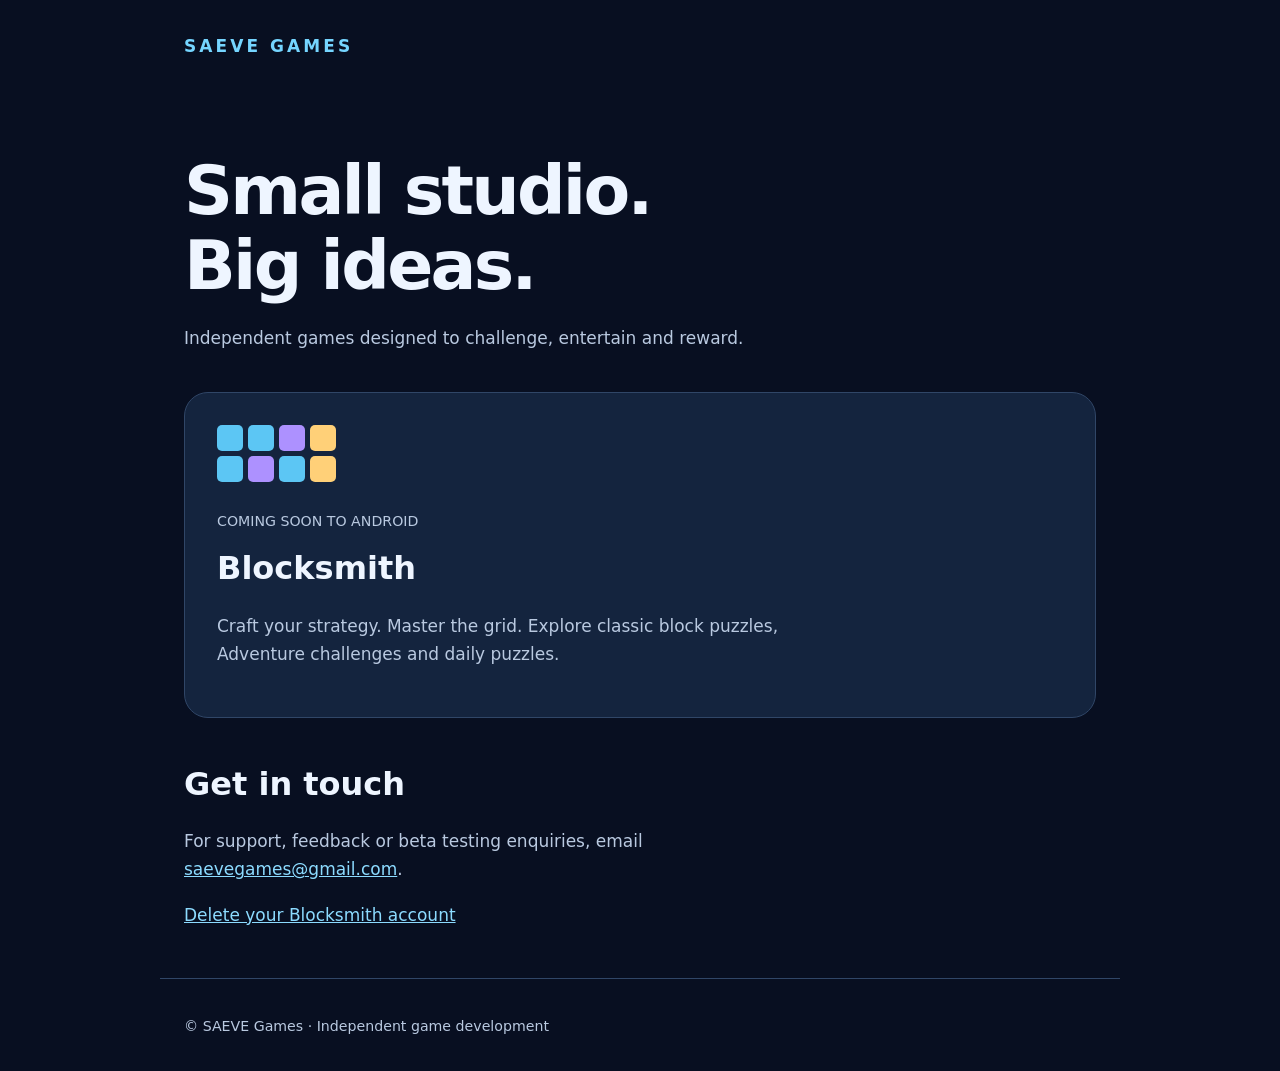
<file: index.html>
<!doctype html><html lang="en-GB"><head><meta charset="utf-8"><meta name="viewport" content="width=device-width, initial-scale=1"><meta name="description" content="SAEVE Games, independent game studio and creator of Blocksmith."><title>SAEVE Games | Blocksmith</title><style>*{box-sizing:border-box}body{margin:0;background:#080f21;color:#eef5ff;font:17px/1.65 system-ui,sans-serif}main,header,footer{max-width:960px;margin:auto;padding:32px 24px}header{font-weight:800;letter-spacing:.18em;color:#75d5ff}h1{font-size:clamp(38px,7vw,68px);line-height:1.1;letter-spacing:-.04em;margin:30px 0 20px}h2{font-size:32px;margin:8px 0}p{max-width:620px;color:#b9c9e0}section{border:1px solid #304667;border-radius:24px;padding:32px;margin:40px 0;background:#14243e}a{color:#8cdbff}small{color:#b9c9e0}.tiles{display:grid;grid-template-columns:repeat(4,26px);gap:5px;margin-bottom:24px}.tiles span{height:26px;border-radius:5px;background:#5cc6f4}.tiles span:nth-child(3n){background:#ad91ff}.tiles span:nth-child(4n){background:#ffd078}footer{border-top:1px solid #304667}</style></head><body><header>SAEVE GAMES</header><main><h1>Small studio.<br>Big ideas.</h1><p>Independent games designed to challenge, entertain and reward.</p><section><div class="tiles" aria-hidden="true"><span></span><span></span><span></span><span></span><span></span><span></span><span></span><span></span></div><small>COMING SOON TO ANDROID</small><h2>Blocksmith</h2><p>Craft your strategy. Master the grid. Explore classic block puzzles, Adventure challenges and daily puzzles.</p></section><h2>Get in touch</h2><p>For support, feedback or beta testing enquiries, email <a href="mailto:saevegames@gmail.com">saevegames@gmail.com</a>.</p><p><a href="delete-account.html">Delete your Blocksmith account</a></p></main><footer><small>© SAEVE Games · Independent game development</small></footer></body></html>
</file>
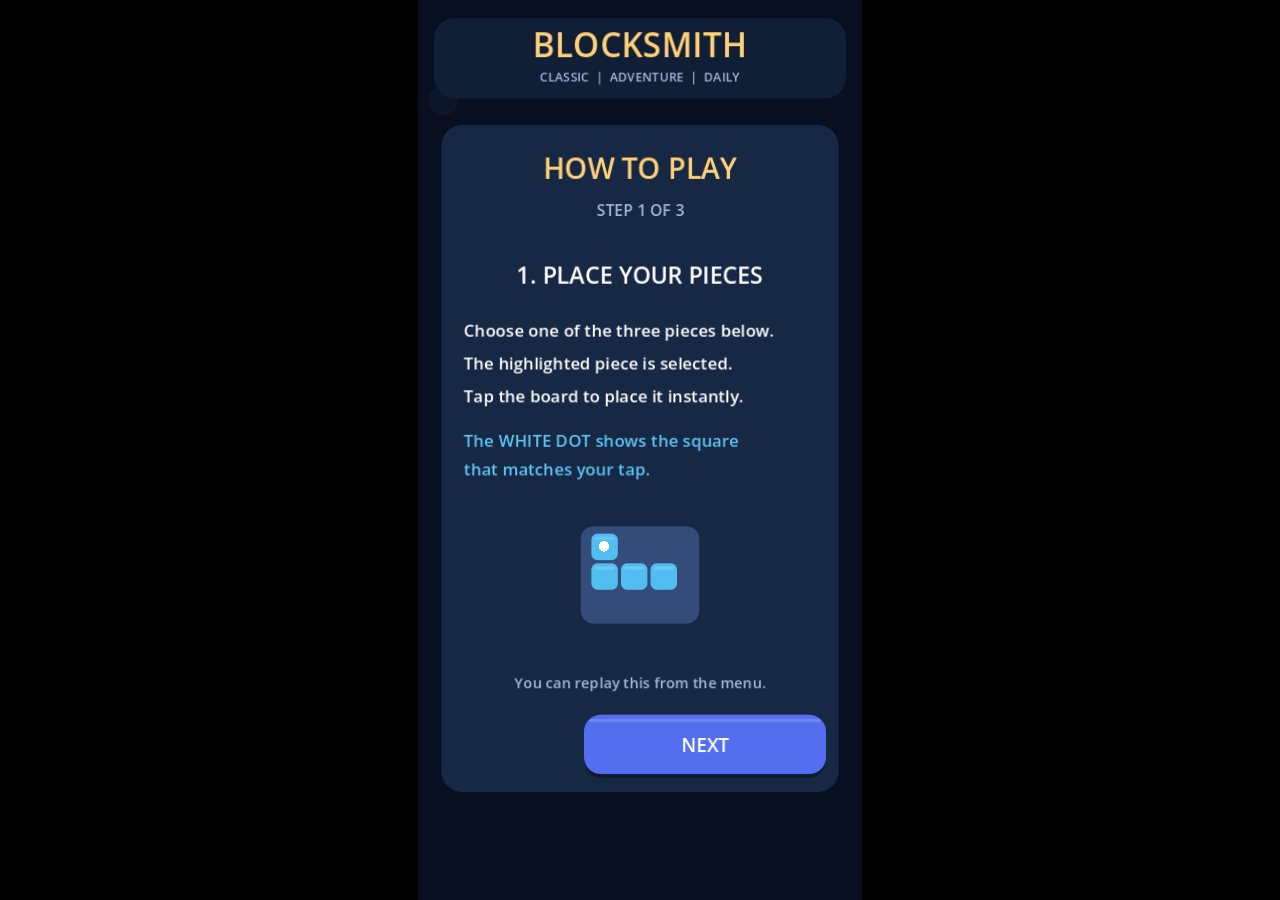
<file: play/index.html>
<!DOCTYPE html>
<html lang="en">
	<head>
		<meta charset="utf-8">
		<meta name="viewport" content="width=device-width, user-scalable=no, initial-scale=1.0">
		<title>Blocksmith v0.9 Development</title>
		<style>
html, body, #canvas {
	margin: 0;
	padding: 0;
	border: 0;
}

body {
	color: white;
	background-color: black;
	overflow: hidden;
	touch-action: none;
}

#canvas {
	display: block;
}

#canvas:focus {
	outline: none;
}

#status, #status-splash, #status-progress {
	position: absolute;
	left: 0;
	right: 0;
}

#status, #status-splash {
	top: 0;
	bottom: 0;
}

#status {
	background-color: #242424;
	display: flex;
	flex-direction: column;
	justify-content: center;
	align-items: center;
	visibility: hidden;
}

#status-splash {
	max-height: 100%;
	max-width: 100%;
	margin: auto;
}

#status-splash.show-image--false {
	display: none;
}

#status-splash.fullsize--true {
	height: 100%;
	width: 100%;
	object-fit: contain;
}

#status-splash.use-filter--false {
	image-rendering: pixelated;
}

#status-progress, #status-notice {
	display: none;
}

#status-progress {
	bottom: 10%;
	width: 50%;
	margin: 0 auto;
}

#status-notice {
	background-color: #5b3943;
	border-radius: 0.5rem;
	border: 1px solid #9b3943;
	color: #e0e0e0;
	font-family: 'Noto Sans', 'Droid Sans', Arial, sans-serif;
	line-height: 1.3;
	margin: 0 2rem;
	overflow: hidden;
	padding: 1rem;
	text-align: center;
	z-index: 1;
}
		</style>
		<link id="-gd-engine-icon" rel="icon" type="image/png" href="index.icon.png" />
<link rel="apple-touch-icon" href="index.apple-touch-icon.png"/>
<meta name="robots" content="noindex,nofollow,noarchive"><meta name="theme-color" content="#080f21"><style>html,body{overscroll-behavior:none;background:#080f21}#canvas{touch-action:none;-webkit-touch-callout:none}</style><script defer src="offline.js"></script>
	</head>
	<body>
		<canvas id="canvas">
			Your browser does not support the canvas tag.
		</canvas>

		<noscript>
			Your browser does not support JavaScript.
		</noscript>

		<div id="status">
			<img id="status-splash" class="show-image--true fullsize--true use-filter--true" src="index.png" alt="">
			<progress id="status-progress"></progress>
			<div id="status-notice"></div>
		</div>

		<script src="index.js"></script>
		<script>
const GODOT_CONFIG = {"args":[],"canvasResizePolicy":2,"emscriptenPoolSize":8,"ensureCrossOriginIsolationHeaders":true,"executable":"index","experimentalVK":false,"fileSizes":{"index.pck":2433932,"index.wasm":39514754},"focusCanvas":true,"gdextensionLibs":[],"godotPoolSize":4};
const GODOT_THREADS_ENABLED = false;
const engine = new Engine(GODOT_CONFIG);

(function () {
	const statusOverlay = document.getElementById('status');
	const statusProgress = document.getElementById('status-progress');
	const statusNotice = document.getElementById('status-notice');

	let initializing = true;
	let statusMode = '';

	function setStatusMode(mode) {
		if (statusMode === mode || !initializing) {
			return;
		}
		if (mode === 'hidden') {
			statusOverlay.remove();
			initializing = false;
			return;
		}
		statusOverlay.style.visibility = 'visible';
		statusProgress.style.display = mode === 'progress' ? 'block' : 'none';
		statusNotice.style.display = mode === 'notice' ? 'block' : 'none';
		statusMode = mode;
	}

	function setStatusNotice(text) {
		while (statusNotice.lastChild) {
			statusNotice.removeChild(statusNotice.lastChild);
		}
		const lines = text.split('\n');
		lines.forEach((line) => {
			statusNotice.appendChild(document.createTextNode(line));
			statusNotice.appendChild(document.createElement('br'));
		});
	}

	function displayFailureNotice(err) {
		console.error(err);
		if (err instanceof Error) {
			setStatusNotice(err.message);
		} else if (typeof err === 'string') {
			setStatusNotice(err);
		} else {
			setStatusNotice('An unknown error occurred.');
		}
		setStatusMode('notice');
		initializing = false;
	}

	const missing = Engine.getMissingFeatures({
		threads: GODOT_THREADS_ENABLED,
	});

	if (missing.length !== 0) {
		if (GODOT_CONFIG['serviceWorker'] && GODOT_CONFIG['ensureCrossOriginIsolationHeaders'] && 'serviceWorker' in navigator) {
			let serviceWorkerRegistrationPromise;
			try {
				serviceWorkerRegistrationPromise = navigator.serviceWorker.getRegistration();
			} catch (err) {
				serviceWorkerRegistrationPromise = Promise.reject(new Error('Service worker registration failed.'));
			}
			// There's a chance that installing the service worker would fix the issue
			Promise.race([
				serviceWorkerRegistrationPromise.then((registration) => {
					if (registration != null) {
						return Promise.reject(new Error('Service worker already exists.'));
					}
					return registration;
				}).then(() => engine.installServiceWorker()),
				// For some reason, `getRegistration()` can stall
				new Promise((resolve) => {
					setTimeout(() => resolve(), 2000);
				}),
			]).then(() => {
				// Reload if there was no error.
				window.location.reload();
			}).catch((err) => {
				console.error('Error while registering service worker:', err);
			});
		} else {
			// Display the message as usual
			const missingMsg = 'Error\nThe following features required to run Godot projects on the Web are missing:\n';
			displayFailureNotice(missingMsg + missing.join('\n'));
		}
	} else {
		setStatusMode('progress');
		engine.startGame({
			'onProgress': function (current, total) {
				if (current > 0 && total > 0) {
					statusProgress.value = current;
					statusProgress.max = total;
				} else {
					statusProgress.removeAttribute('value');
					statusProgress.removeAttribute('max');
				}
			},
		}).then(() => {
			setStatusMode('hidden');
		}, displayFailureNotice);
	}
}());
		</script>
	</body>
</html>
</file>
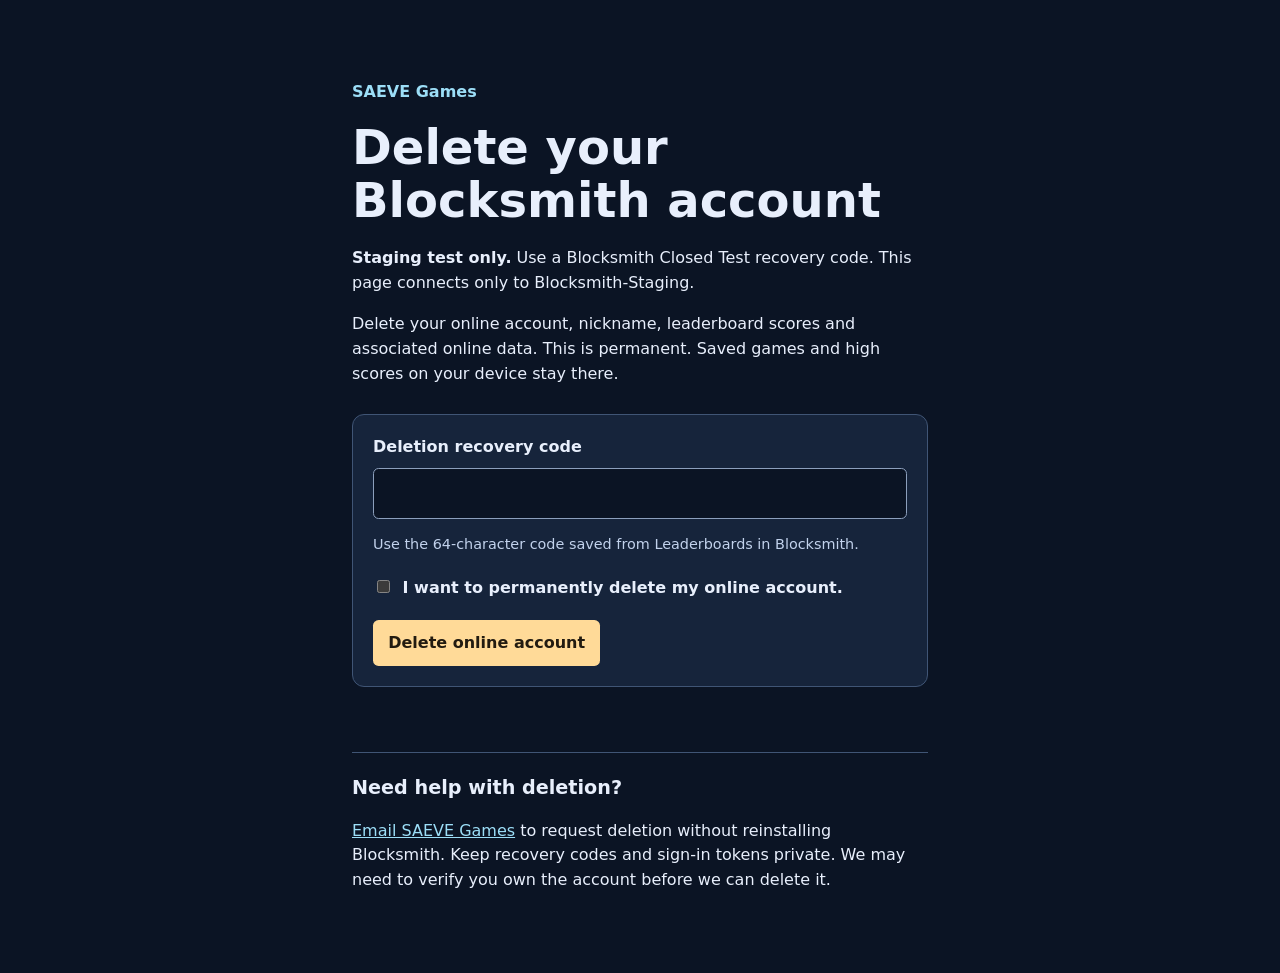
<file: staging/delete-account/index.html>
<!doctype html>
<html lang="en">
<head>
  <meta charset="utf-8">
  <meta name="viewport" content="width=device-width, initial-scale=1">
  <meta name="referrer" content="no-referrer">
  <meta http-equiv="Content-Security-Policy" content="default-src 'none'; script-src 'self'; style-src 'self'; connect-src https://kwzdoukzximccfmxqfer.supabase.co; form-action 'none'; base-uri 'none'">
  <title>Delete your Blocksmith account | SAEVE Games (staging)</title>
  <link rel="stylesheet" href="style.css">
  <script type="module" src="page.mjs"></script>
  <meta name="robots" content="noindex, nofollow">
</head>
<body>
  <main>
    <p class="studio">SAEVE Games</p>
    <h1>Delete your Blocksmith account</h1>
    <p><strong>Staging test only.</strong> Use a Blocksmith Closed Test recovery code. This page connects only to Blocksmith-Staging.</p>
    <p>Delete your online account, nickname, leaderboard scores and associated online data. This is permanent. Saved games and high scores on your device stay there.</p>
    <form id="deletion-form" method="post">
      <label for="recovery-code">Deletion recovery code</label>
      <input id="recovery-code" type="password" autocomplete="off" autocapitalize="off" spellcheck="false" maxlength="64" aria-describedby="code-help" required>
      <p id="code-help" class="hint">Use the 64-character code saved from Leaderboards in Blocksmith.</p>
      <label class="confirm"><input id="confirmation" type="checkbox" required> I want to permanently delete my online account.</label>
      <button id="submit" type="submit" disabled>Delete online account</button>
    </form>
    <p class="status" id="status" role="status" aria-live="polite"></p>
    <section aria-labelledby="support">
      <h2 id="support">Need help with deletion?</h2>
      <p><a href="mailto:saevegames@gmail.com?subject=Blocksmith%20account%20deletion">Email SAEVE Games</a> to request deletion without reinstalling Blocksmith. Keep recovery codes and sign-in tokens private. We may need to verify you own the account before we can delete it.</p>
      <noscript><p>Enable JavaScript to submit a recovery code, or email us to request deletion.</p></noscript>
    </section>
  </main>
</body>
</html>
</file>
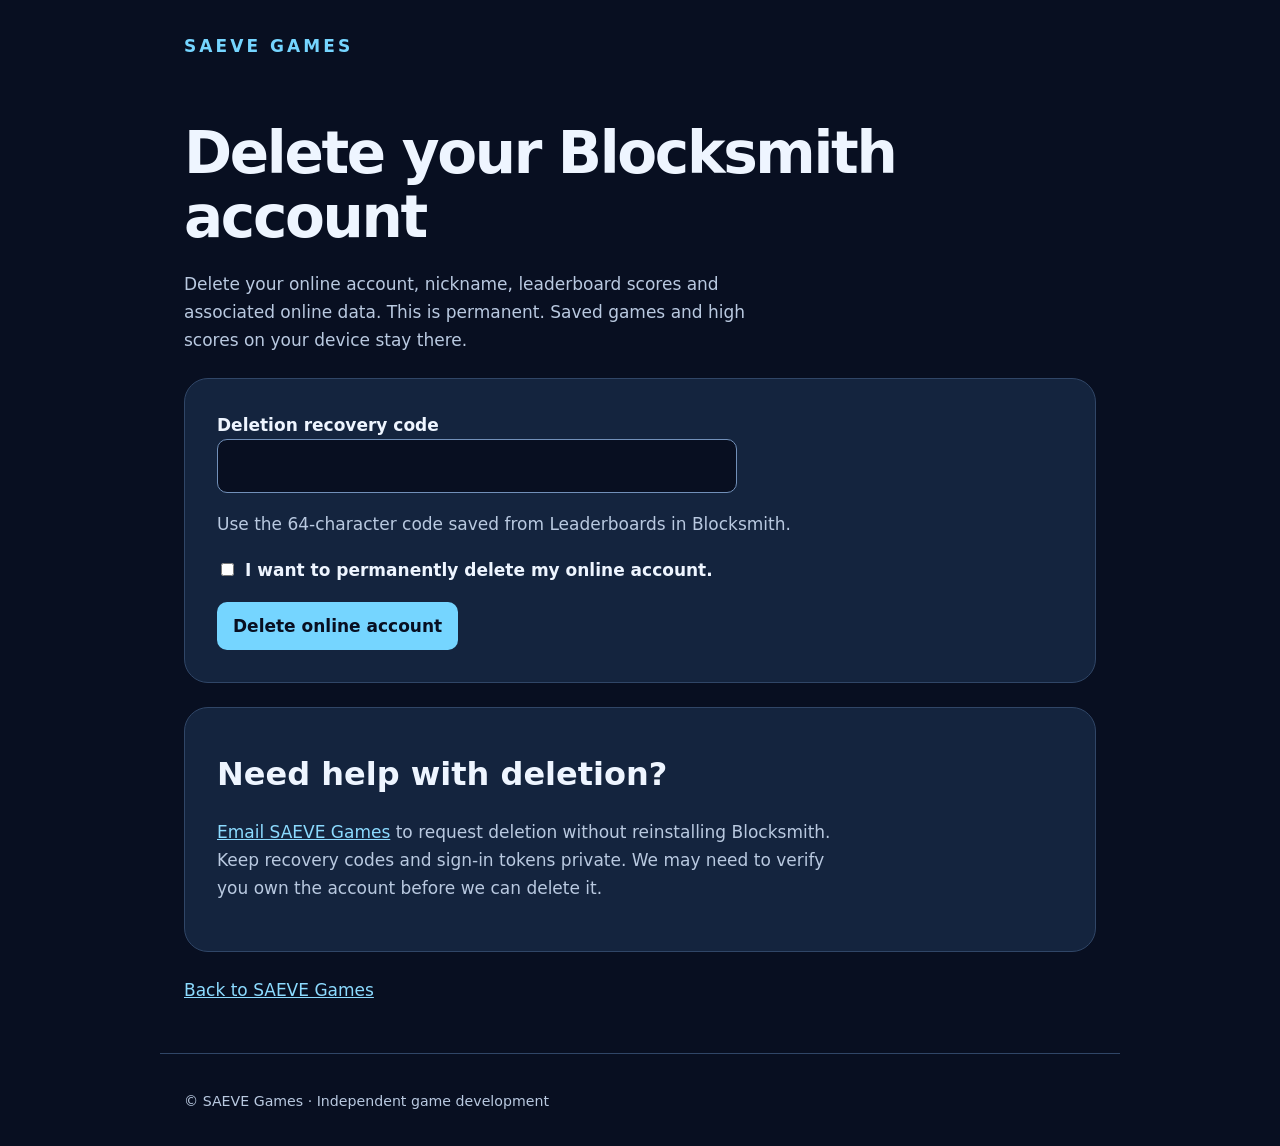
<file: delete-account.html>
<!doctype html>
<html lang="en-GB">
<head>
  <meta charset="utf-8">
  <meta name="viewport" content="width=device-width, initial-scale=1">
  <meta name="description" content="Request deletion of your Blocksmith online account from SAEVE Games.">
  <meta name="referrer" content="no-referrer">
  <meta http-equiv="Content-Security-Policy" content="default-src 'none'; script-src 'self'; style-src 'self'; connect-src https://*.supabase.co; form-action 'none'; base-uri 'none'">
  <title>Delete your Blocksmith account | SAEVE Games</title>
  <link rel="stylesheet" href="assets/account-deletion.css">
  <script type="module" src="assets/page.mjs"></script>
</head>
<body>
  <header><a href="./">SAEVE GAMES</a></header>
<main>
    <h1>Delete your Blocksmith account</h1>
    <p>Delete your online account, nickname, leaderboard scores and associated online data. This is permanent. Saved games and high scores on your device stay there.</p>
    <section aria-label="Delete your Blocksmith online account">
    <form id="deletion-form" method="post">
      <label for="recovery-code">Deletion recovery code</label>
      <input id="recovery-code" type="password" autocomplete="off" autocapitalize="off" spellcheck="false" maxlength="64" aria-describedby="code-help" required>
      <p id="code-help" class="hint">Use the 64-character code saved from Leaderboards in Blocksmith.</p>
      <label class="confirm"><input id="confirmation" type="checkbox" required> I want to permanently delete my online account.</label>
      <button id="submit" type="submit" disabled>Delete online account</button>
    </form>
    <p class="status" id="status" role="status" aria-live="polite"></p>
    </section>
    <section aria-labelledby="support">
      <h2 id="support">Need help with deletion?</h2>
      <p><a href="mailto:saevegames@gmail.com?subject=Blocksmith%20account%20deletion">Email SAEVE Games</a> to request deletion without reinstalling Blocksmith. Keep recovery codes and sign-in tokens private. We may need to verify you own the account before we can delete it.</p>
      <noscript><p>Enable JavaScript to submit a recovery code, or email us to request deletion.</p></noscript>
    </section>
    <p><a href="./">Back to SAEVE Games</a></p>
  </main>
  <footer><small>© SAEVE Games · Independent game development</small></footer>
</body>
</html>
</file>
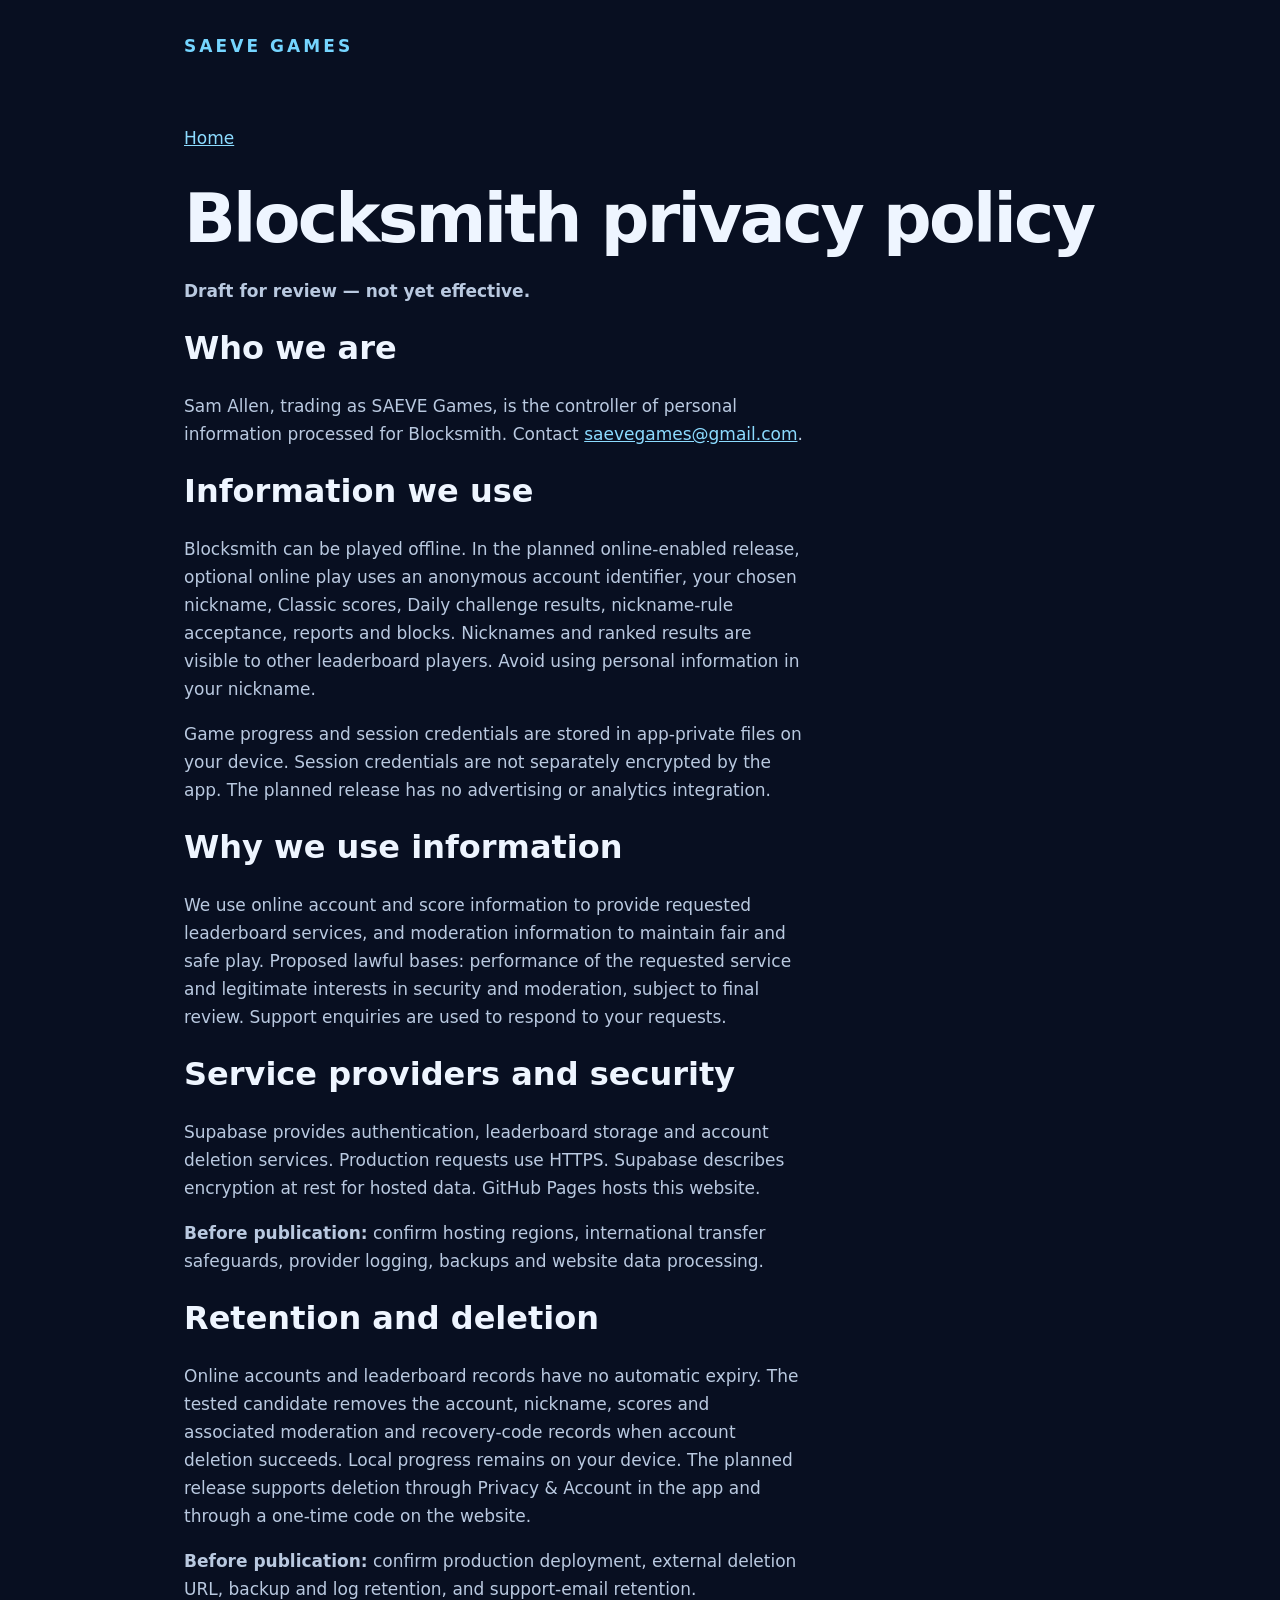
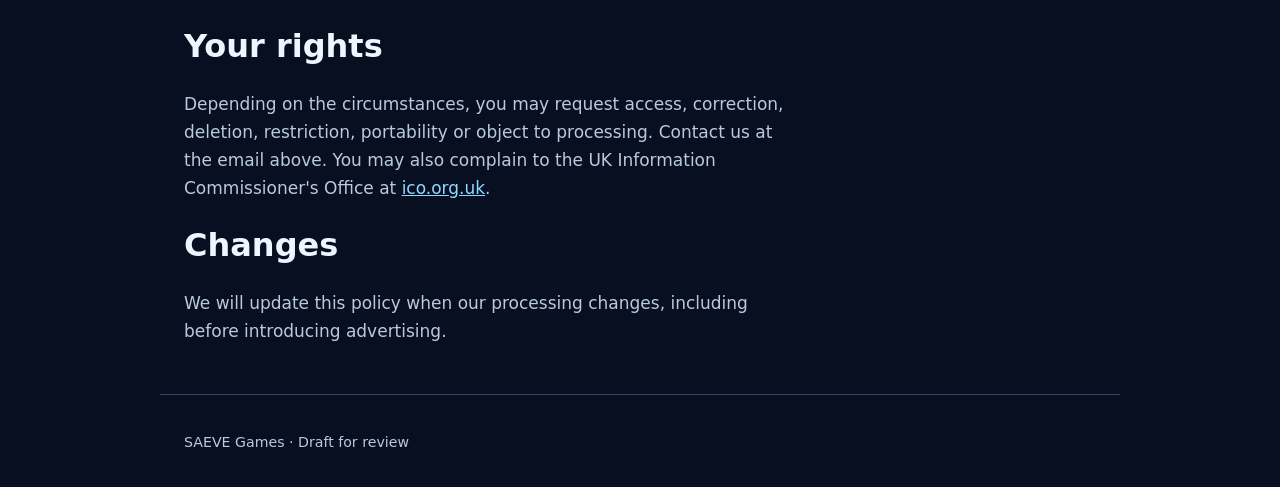
<file: privacy.html>
<!doctype html>
<html lang="en-GB">
<head>
<meta charset="utf-8">
<meta name="viewport" content="width=device-width, initial-scale=1">
<title>Blocksmith Privacy Policy | SAEVE Games</title>
<style>*{box-sizing:border-box}
body{margin:0;background:#080f21;color:#eef5ff;font:17px/1.65 system-ui,sans-serif}
main,header,footer{max-width:960px;margin:auto;padding:32px 24px}
header{font-weight:800;letter-spacing:.18em;color:#75d5ff}
h1{font-size:clamp(38px,7vw,68px);line-height:1.1;letter-spacing:-.04em;margin:30px 0 20px}
h2{font-size:32px;margin:8px 0}
p{max-width:620px;color:#b9c9e0}
section{border:1px solid #304667;border-radius:24px;padding:32px;margin:40px 0;background:#14243e}
a{color:#8cdbff}
small{color:#b9c9e0}
.tiles{display:grid;grid-template-columns:repeat(4,26px);gap:5px;margin-bottom:24px}
.tiles span{height:26px;border-radius:5px;background:#5cc6f4}
.tiles span:nth-child(3n){background:#ad91ff}
.tiles span:nth-child(4n){background:#ffd078}
footer{border-top:1px solid #304667}
</style>
</head>
<body>
<header>SAEVE GAMES</header>
<main>
<a href="./">Home</a>
<h1>Blocksmith privacy policy</h1>
<p>
<strong>Draft for review — not yet effective.</strong>
</p>
<h2>Who we are</h2>
<p>Sam Allen, trading as SAEVE Games, is the controller of personal information processed for Blocksmith. Contact <a href="mailto:saevegames@gmail.com">saevegames@gmail.com</a>.</p>
<h2>Information we use</h2>
<p>Blocksmith can be played offline. In the planned online-enabled release, optional online play uses an anonymous account identifier, your chosen nickname, Classic scores, Daily challenge results, nickname-rule acceptance, reports and blocks. Nicknames and ranked results are visible to other leaderboard players. Avoid using personal information in your nickname.</p>
<p>Game progress and session credentials are stored in app-private files on your device. Session credentials are not separately encrypted by the app. The planned release has no advertising or analytics integration.</p>
<h2>Why we use information</h2>
<p>We use online account and score information to provide requested leaderboard services, and moderation information to maintain fair and safe play. Proposed lawful bases: performance of the requested service and legitimate interests in security and moderation, subject to final review. Support enquiries are used to respond to your requests.</p>
<h2>Service providers and security</h2>
<p>Supabase provides authentication, leaderboard storage and account deletion services. Production requests use HTTPS. Supabase describes encryption at rest for hosted data. GitHub Pages hosts this website.</p>
<p>
<strong>Before publication:</strong> confirm hosting regions, international transfer safeguards, provider logging, backups and website data processing.</p>
<h2>Retention and deletion</h2>
<p>Online accounts and leaderboard records have no automatic expiry. The tested candidate removes the account, nickname, scores and associated moderation and recovery-code records when account deletion succeeds. Local progress remains on your device. The planned release supports deletion through Privacy &amp; Account in the app and through a one-time code on the website.</p>
<p>
<strong>Before publication:</strong> confirm production deployment, external deletion URL, backup and log retention, and support-email retention.</p>
<h2>Your rights</h2>
<p>Depending on the circumstances, you may request access, correction, deletion, restriction, portability or object to processing. Contact us at the email above. You may also complain to the UK Information Commissioner's Office at <a href="https://ico.org.uk/">ico.org.uk</a>.</p>
<h2>Changes</h2>
<p>We will update this policy when our processing changes, including before introducing advertising.</p>
</main>
<footer>
<small>SAEVE Games · Draft for review</small>
</footer>
</body>
</html>
</file>
<file: staging/delete-account/style.css>
:root { color-scheme: dark; font: 100%/1.55 system-ui, sans-serif; background: #0b1424; color: #e8effc; }
body { margin: 0; }
main { max-width: 36rem; margin: 0 auto; padding: clamp(1.25rem, 7vw, 4rem) 1.25rem; }
.studio { color: #9cdef7; font-weight: 700; }
h1 { font-size: clamp(2rem, 6vw, 3rem); line-height: 1.1; margin: .5rem 0 1.25rem; }
h2 { font-size: 1.2rem; margin: 0; }
form { background: #16243b; border: 1px solid #405575; border-radius: .75rem; margin-top: 1.75rem; padding: 1.25rem; }
label { font-weight: 600; }
input[type=password] { box-sizing: border-box; display: block; width: 100%; margin-top: .5rem; padding: .75rem; font: inherit; border: 1px solid #8c9fbc; border-radius: .35rem; background: #0b1424; color: inherit; }
.hint { color: #c2d2ec; font-size: .9rem; }
.confirm { display: flex; align-items: baseline; gap: .6rem; margin: 1.25rem 0; }
button { background: #ffda98; color: #221b10; padding: .65rem .95rem; border: 0; border-radius: .35rem; font: inherit; font-weight: 700; }
button:disabled { opacity: .55; }
a { color: #9cdef7; }
:focus-visible { outline: 3px solid #9cdef7; outline-offset: .2rem; }
section { border-top: 1px solid #405575; margin-top: 1.5rem; padding-top: 1.25rem; }
.status { min-height: 1.55em; }
</file>
<file: assets/account-deletion.css>
*{box-sizing:border-box}body{margin:0;background:#080f21;color:#eef5ff;font:17px/1.65 system-ui,sans-serif}main,header,footer{max-width:960px;margin:auto;padding:32px 24px}header{font-weight:800;letter-spacing:.18em;color:#75d5ff}h1{font-size:clamp(38px,7vw,68px);line-height:1.1;letter-spacing:-.04em;margin:30px 0 20px}h2{font-size:32px;margin:8px 0}p{max-width:620px;color:#b9c9e0}section{border:1px solid #304667;border-radius:24px;padding:32px;margin:40px 0;background:#14243e}a{color:#8cdbff}small{color:#b9c9e0}.tiles{display:grid;grid-template-columns:repeat(4,26px);gap:5px;margin-bottom:24px}.tiles span{height:26px;border-radius:5px;background:#5cc6f4}.tiles span:nth-child(3n){background:#ad91ff}.tiles span:nth-child(4n){background:#ffd078}footer{border-top:1px solid #304667}
header a{color:inherit;text-decoration:none}
main{padding-top:0}
main h1{font-size:clamp(36px,6vw,58px)}
section{margin:24px 0;padding:clamp(18px,5vw,32px)}
label{display:block;font-weight:700}
input[type=password]{display:block;width:100%;max-width:520px;background:#080f21;color:#eef5ff;border:1px solid #7290b9;border-radius:10px;padding:12px;font:inherit}
.confirm{display:flex;gap:8px;align-items:baseline;margin:18px 0}
button{border:0;background:#75d5ff;color:#080f21;border-radius:10px;padding:10px 16px;font:inherit;font-weight:700}
button:disabled{opacity:.55}
:focus-visible{outline:3px solid #ffd078;outline-offset:3px}
.status:empty{display:none}
</file>
